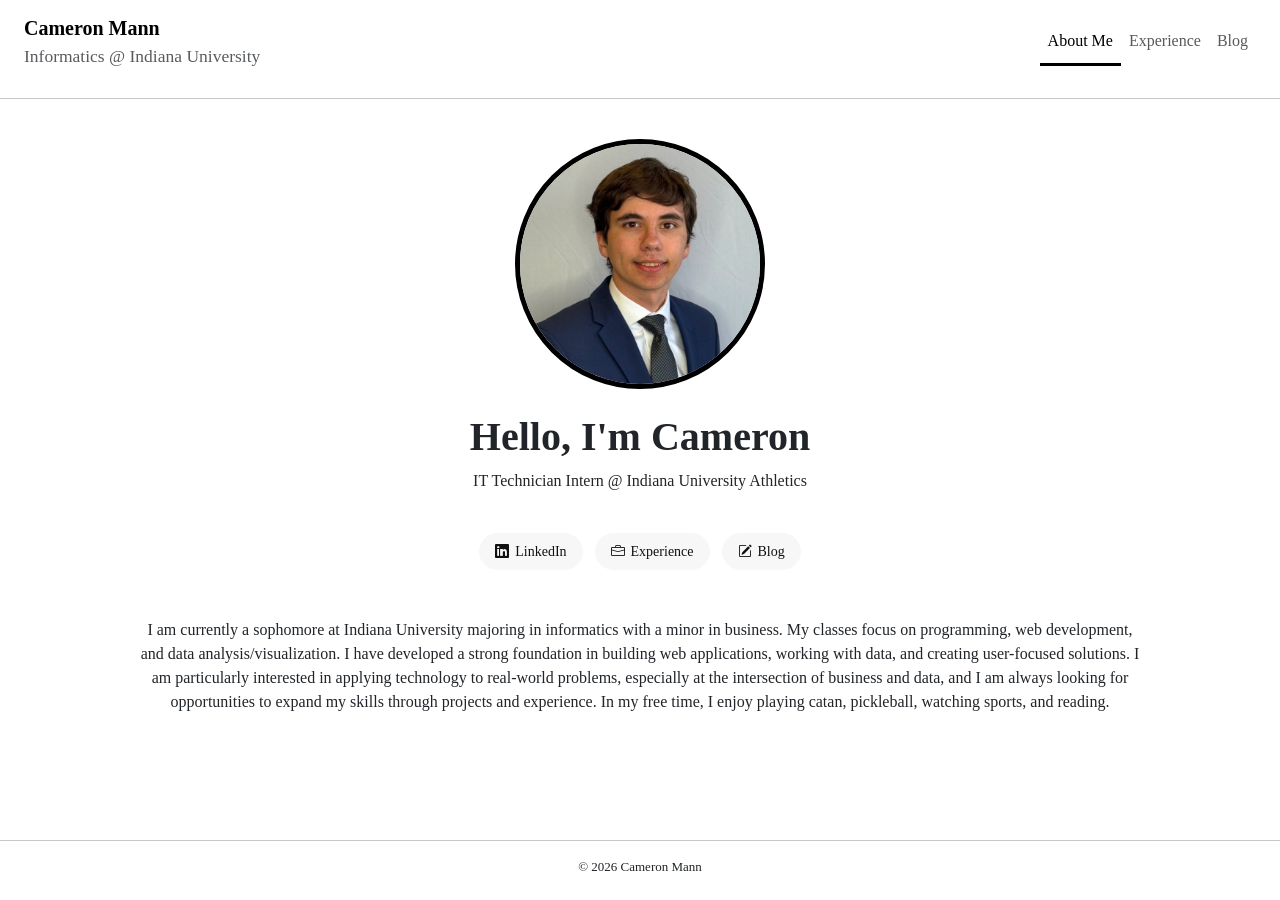
<file: index.html>
<!DOCTYPE html>
<html lang="en">

<head>
    <meta charset="UTF-8">
    <meta name="viewport" content="width=device-width, initial-scale=1.0">
    <title>Cameron Mann | Home</title>
    <link rel="stylesheet" href="https://cdn.jsdelivr.net/npm/bootstrap@5.3.3/dist/css/bootstrap.min.css">
    <link rel="stylesheet" href="https://cdn.jsdelivr.net/npm/bootstrap-icons@1.11.3/font/bootstrap-icons.min.css">
    <link rel="stylesheet" href="css/style.css">
</head>

<body>

    <header>
        <nav class="navbar navbar-expand-lg">
            <div class="container-fluid px-3 px-lg-4">
                <a class="navbar-brand" href="index.html">
                    <strong>Cameron Mann</strong>
                    <small class="d-block text-muted">Informatics @ Indiana University</small>
                </a>

                <button class="navbar-toggler" type="button" data-bs-toggle="collapse" data-bs-target="#navMenu">
                    <span class="navbar-toggler-icon"></span>
                </button>

                <div class="collapse navbar-collapse" id="navMenu">
                    <ul class="navbar-nav ms-auto align-items-lg-center">

                        <li class="nav-item">
                            <a class="nav-link active" href="index.html">About Me</a>
                        </li>

                        <li class="nav-item">
                            <a class="nav-link" href="experience.html">Experience</a>
                        </li>

                        <li class="nav-item">
                            <a class="nav-link" href="blog.html">Blog</a>
                        </li>
                    </ul>
                </div>
            </div>
        </nav>
        <hr>
    </header>
    <br>
    <div class="container-fluid px-3 px-lg-4">
        <img class="circle" src="images/headshot.png" alt="Cameron Mann">
        <br>
        <h1 class="center"><strong>Hello, I'm Cameron</strong></h1>
        <p class="center">IT Technician Intern @ Indiana University Athletics</p>
        <br>
        <div class="pill-container mt-3">
            <a class="pill" href="https://www.linkedin.com/in/cameron-p-mann" target="_blank">
                <i class="bi bi-linkedin"></i> LinkedIn
            </a>
            <a class="pill" href="experience.html">
                <i class="bi bi-briefcase"></i> Experience
            </a>
            <a class="pill" href="blog.html">
                <i class="bi bi-pencil-square"></i> Blog
            </a>
        </div>
        <br>
        <br>
        <p style="text-align: center">I am currently a sophomore at Indiana University majoring in informatics with a
            minor in business. My classes focus on programming, web development, and data analysis/visualization. I
            have developed a strong foundation in building web applications, working with data, and creating
            user-focused solutions. I am particularly interested in applying technology to real-world problems,
            especially at the intersection of business and data, and I am always looking for opportunities to expand my
            skills through projects and experience. In my free time, I enjoy playing catan, pickleball, watching sports,
            and reading.</p>
    </div>
</body>
<footer class="footer">
    <hr>
    © 2026 Cameron Mann
</footer>

</html>
</file>
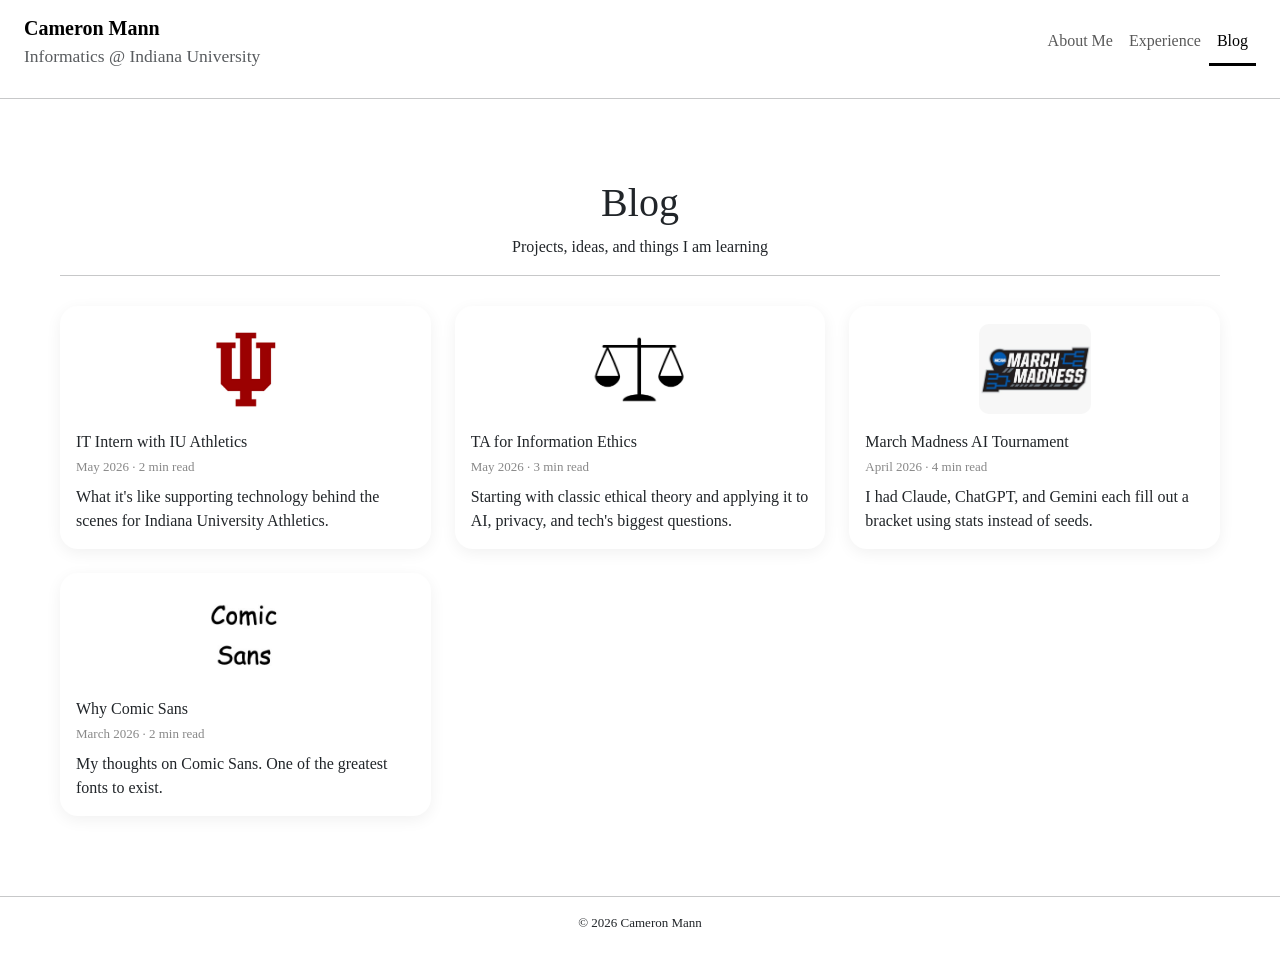
<file: blog.html>
<!DOCTYPE html>
<html lang="en">

<head>
    <meta charset="UTF-8">
    <meta name="viewport" content="width=device-width, initial-scale=1.0">
    <title>Cameron Mann | Blog</title>

    <link href="https://cdn.jsdelivr.net/npm/bootstrap@5.3.3/dist/css/bootstrap.min.css" rel="stylesheet">
    <link rel="stylesheet" href="css/style.css">
</head>

<body>

    <header>
        <nav class="navbar navbar-expand-lg">
            <div class="container-fluid px-3 px-lg-4">
                <a class="navbar-brand" href="index.html">
                    <strong>Cameron Mann</strong>
                    <small class="d-block text-muted">Informatics @ Indiana University</small>
                </a>

                <button class="navbar-toggler" type="button" data-bs-toggle="collapse" data-bs-target="#navMenu">
                    <span class="navbar-toggler-icon"></span>
                </button>

                <div class="collapse navbar-collapse" id="navMenu">
                    <ul class="navbar-nav ms-auto align-items-lg-center">

                        <li class="nav-item">
                            <a class="nav-link" href="index.html">About Me</a>
                        </li>

                        <li class="nav-item">
                            <a class="nav-link" href="experience.html">Experience</a>
                        </li>

                        <li class="nav-item">
                            <a class="nav-link active" href="blog.html">Blog</a>
                        </li>
                    </ul>
                </div>
            </div>
        </nav>
        <hr>
    </header>
    <br>

    <div class="blog">
        <h1 class="center">Blog</h1>
        <p class="muted center">Projects, ideas, and things I am learning</p>
        <hr>


        <div class="blog-grid">

            <a href="posts/iu-athletics-it.html" class="post-card">

                <div class="img-wrap">
                    <img src="images/iu-logo.png" class="post-img">
                </div>

                <div class="post-text">
                    <h2>IT Intern with IU Athletics</h2>
                    <p class="meta">May 2026 · 2 min read</p>
                    <p>What it's like supporting technology behind the scenes for Indiana University Athletics.</p>
                </div>

            </a>

            <a href="posts/ta-ethics-class.html" class="post-card">

                <div class="img-wrap">
                    <img src="images/scales-of-justice.png" class="post-img">
                </div>

                <div class="post-text">
                    <h2>TA for Information Ethics</h2>
                    <p class="meta">May 2026 · 3 min read</p>
                    <p>Starting with classic ethical theory and applying it to AI, privacy, and tech's biggest questions.</p>
                </div>

            </a>

            <a href="posts/march-madness-ai.html" class="post-card">

                <div class="img-wrap">
                    <img src="images/march-madness-logo.png" class="post-img">
                </div>

                <div class="post-text">
                    <h2>March Madness AI Tournament</h2>
                    <p class="meta">April 2026 · 4 min read</p>
                    <p>I had Claude, ChatGPT, and Gemini each fill out a bracket using stats instead of seeds.</p>
                </div>

            </a>

            <a href="posts/comic-sans.html" class="post-card">

                <div class="img-wrap">
                    <img src="images/comicsans.png" class="post-img">
                </div>

                <div class="post-text">
                    <h2>Why Comic Sans</h2>
                    <p class="meta">March 2026 · 2 min read</p>
                    <p>My thoughts on Comic Sans. One of the greatest fonts to exist.</p>
                </div>

            </a>


        </div>

    </div>

</body>
<footer class="footer">
    <hr>
    © 2026 Cameron Mann
</footer>

</html>
</file>
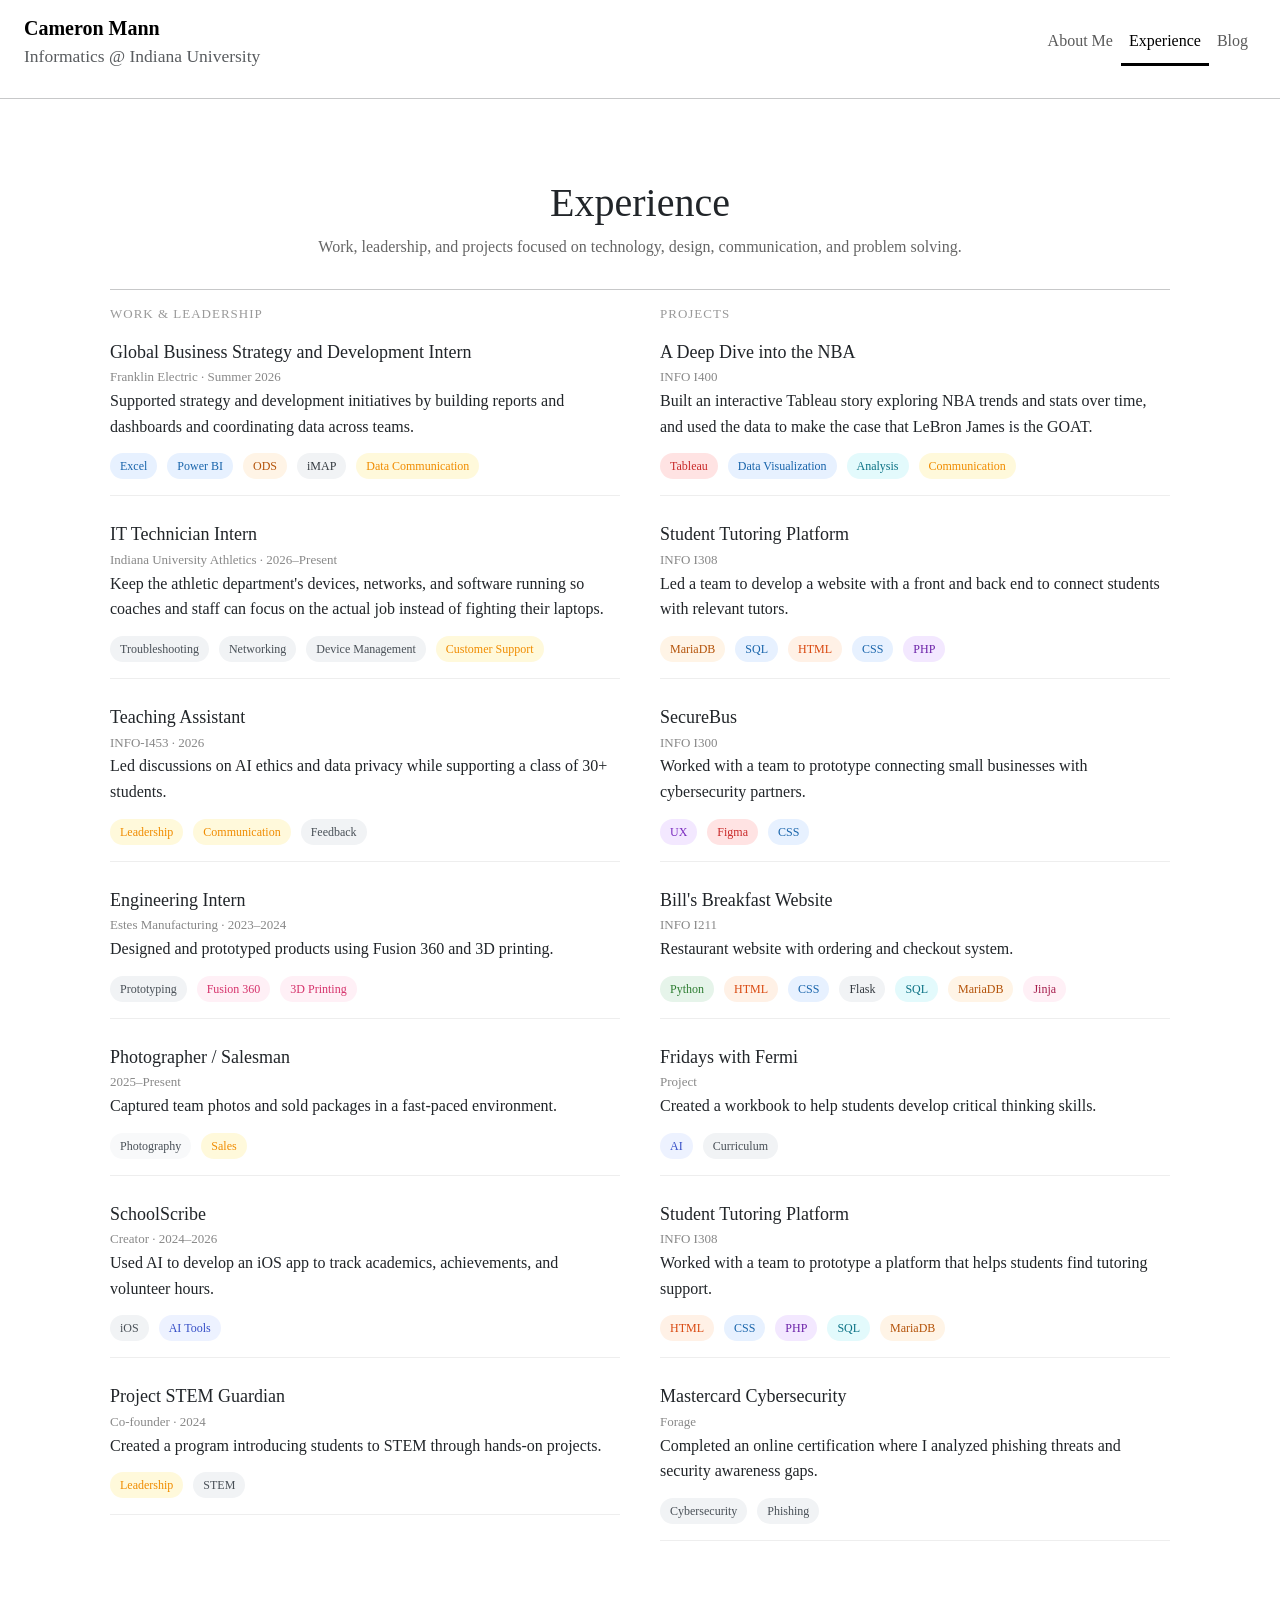
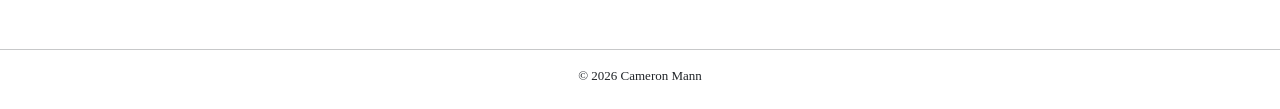
<file: experience.html>
<!DOCTYPE html>
<html lang="en">

<head>
    <meta charset="UTF-8">
    <meta name="viewport" content="width=device-width, initial-scale=1.0">
    <title>Cameron Mann | Experiences</title>

    <link href="https://cdn.jsdelivr.net/npm/bootstrap@5.3.3/dist/css/bootstrap.min.css" rel="stylesheet">
    <link rel="stylesheet" href="css/style.css">
</head>

<body>

    <header>
        <nav class="navbar navbar-expand-lg">
            <div class="container-fluid px-3 px-lg-4">
                <a class="navbar-brand" href="index.html">
                    <strong>Cameron Mann</strong>
                    <small class="d-block text-muted">Informatics @ Indiana University</small>
                </a>

                <button class="navbar-toggler" type="button" data-bs-toggle="collapse" data-bs-target="#navMenu">
                    <span class="navbar-toggler-icon"></span>
                </button>

                <div class="collapse navbar-collapse" id="navMenu">
                    <ul class="navbar-nav ms-auto align-items-lg-center">

                        <li class="nav-item">
                            <a class="nav-link" href="index.html">About Me</a>
                        </li>

                        <li class="nav-item">
                            <a class="nav-link active" href="experience.html">Experience</a>
                        </li>

                        <li class="nav-item">
                            <a class="nav-link" href="blog.html">Blog</a>
                        </li>
                    </ul>
                </div>
            </div>
        </nav>
        <hr>
    </header>
    <br>
    <div class="experience">
        <h1 class="center">Experience</h1>
        <p class="sub center">Work, leadership, and projects focused on technology, design, communication, and problem
            solving.
        </p>
        <hr>
        <div class="columns">

            <div class="col">
                <h3 class="section">Work & Leadership</h3>

                <div class="item">
                    <h2>Global Business Strategy and Development Intern</h2>
                    <p class="meta">Franklin Electric · Summer 2026</p>
                    <p>Supported strategy and development initiatives by building reports and dashboards and
                        coordinating data across teams.</p>
                    <div class="pills">
                        <span class="pill css">Excel</span>
                        <span class="pill css">Power BI</span>
                        <span class="pill mariadb">ODS</span>
                        <span class="pill flask">iMAP</span>
                        <span class="pill leadership">Data Communication</span>
                    </div>
                </div>

                <div class="item">
                    <h2>IT Technician Intern</h2>
                    <p class="meta">Indiana University Athletics · 2026–Present</p>
                    <p>Keep the athletic department's devices, networks, and software running so coaches and staff
                        can focus on the actual job instead of fighting their laptops.</p>
                    <div class="pills">
                        <span class="pill general">Troubleshooting</span>
                        <span class="pill general">Networking</span>
                        <span class="pill general">Device Management</span>
                        <span class="pill leadership">Customer Support</span>
                    </div>
                </div>
                
                <div class="item">
                    <h2>Teaching Assistant</h2>
                    <p class="meta">INFO-I453 · 2026</p>
                    <p>Led discussions on AI ethics and data privacy while supporting a class of 30+ students.</p>
                    <div class="pills">
                        <span class="pill leadership">Leadership</span>
                        <span class="pill leadership">Communication</span>
                        <span class="pill general">Feedback</span>
                    </div>
                </div>

                <div class="item">
                    <h2>Engineering Intern</h2>
                    <p class="meta">Estes Manufacturing · 2023–2024</p>
                    <p>Designed and prototyped products using Fusion 360 and 3D printing.</p>
                    <div class="pills">
                        <span class="pill general">Prototyping</span>
                        <span class="pill design">Fusion 360</span>
                        <span class="pill design">3D Printing</span>
                    </div>
                </div>

                <div class="item">
                    <h2>Photographer / Salesman</h2>
                    <p class="meta">2025–Present</p>
                    <p>Captured team photos and sold packages in a fast-paced environment.</p>
                    <div class="pills">
                        <span class="pill photography">Photography</span>
                        <span class="pill leadership">Sales</span>
                    </div>
                </div>

                <div class="item">
                    <h2>SchoolScribe</h2>
                    <p class="meta">Creator · 2024–2026</p>
                    <p>Used AI to develop an iOS app to track academics, achievements, and volunteer hours.</p>
                    <div class="pills">
                        <span class="pill general">iOS</span>
                        <span class="pill ai">AI Tools</span>
                    </div>
                </div>

                <div class="item">
                    <h2>Project STEM Guardian</h2>
                    <p class="meta">Co-founder · 2024</p>
                    <p>Created a program introducing students to STEM through hands-on projects.</p>
                    <div class="pills">
                        <span class="pill leadership">Leadership</span>
                        <span class="pill general">STEM</span>
                    </div>
                </div>
            </div>

            <div class="col">
                <h3 class="section">Projects</h3>

                <div class="item">
                    <h2>A Deep Dive into the NBA</h2>
                    <p class="meta">INFO I400</p>
                    <p>Built an interactive Tableau story exploring NBA trends and stats over time, and used the data
                        to make the case that LeBron James is the GOAT.</p>
                    <div class="pills">
                        <span class="pill figma">Tableau</span>
                        <span class="pill css">Data Visualization</span>
                        <span class="pill sql">Analysis</span>
                        <span class="pill leadership">Communication</span>
                    </div>
                </div>

                <div class="item">
                    <h2>Student Tutoring Platform</h2>
                    <p class="meta">INFO I308</p>
                    <p>Led a team to develop a website with a front and back end to connect students with relevant
                        tutors.</p>
                    <div class="pills">
                        <span class="pill mariadb">MariaDB</span>
                        <span class="pill css">SQL</span>
                        <span class="pill html">HTML</span>
                        <span class="pill css">CSS</span>
                        <span class="pill php">PHP</span>
                    </div>
                </div>

                <div class="item">
                    <h2>SecureBus</h2>
                    <p class="meta">INFO I300</p>
                    <p>Worked with a team to prototype connecting small businesses with cybersecurity partners.</p>
                    <div class="pills">
                        <span class="pill ux">UX</span>
                        <span class="pill figma">Figma</span>
                        <span class="pill css">CSS</span>
                    </div>
                </div>

                <div class="item">
                    <h2>Bill's Breakfast Website</h2>
                    <p class="meta">INFO I211</p>
                    <p>Restaurant website with ordering and checkout system.</p>
                    <div class="pills">
                        <span class="pill python">Python</span>
                        <span class="pill html">HTML</span>
                        <span class="pill css">CSS</span>
                        <span class="pill flask">Flask</span>
                        <span class="pill sql">SQL</span>
                        <span class="pill mariadb">MariaDB</span>
                        <span class="pill jinja">Jinja</span>
                    </div>
                </div>

                <div class="item">
                    <h2>Fridays with Fermi</h2>
                    <p class="meta">Project</p>
                    <p>Created a workbook to help students develop critical thinking skills.</p>
                    <div class="pills">
                        <span class="pill ai">AI</span>
                        <span class="pill general">Curriculum</span>
                    </div>
                </div>

                <div class="item">
                    <h2>Student Tutoring Platform</h2>
                    <p class="meta">INFO I308</p>
                    <p>Worked with a team to prototype a platform that helps students find tutoring support.</p>
                    <div class="pills">
                        <span class="pill html">HTML</span>
                        <span class="pill css">CSS</span>
                        <span class="pill php">PHP</span>
                        <span class="pill sql">SQL</span>
                        <span class="pill mariadb">MariaDB</span>
                    </div>
                </div>

                <div class="item">
                    <h2>Mastercard Cybersecurity</h2>
                    <p class="meta">Forage</p>
                    <p>Completed an online certification where I analyzed phishing threats and security awareness gaps.
                    </p>
                    <div class="pills">
                        <span class="pill general">Cybersecurity</span>
                        <span class="pill general">Phishing</span>
                    </div>
                </div>
            </div>

        </div>
    </div>

</body>
<footer class="footer">
    <hr>
    © 2026 Cameron Mann
</footer>

</html>
</file>
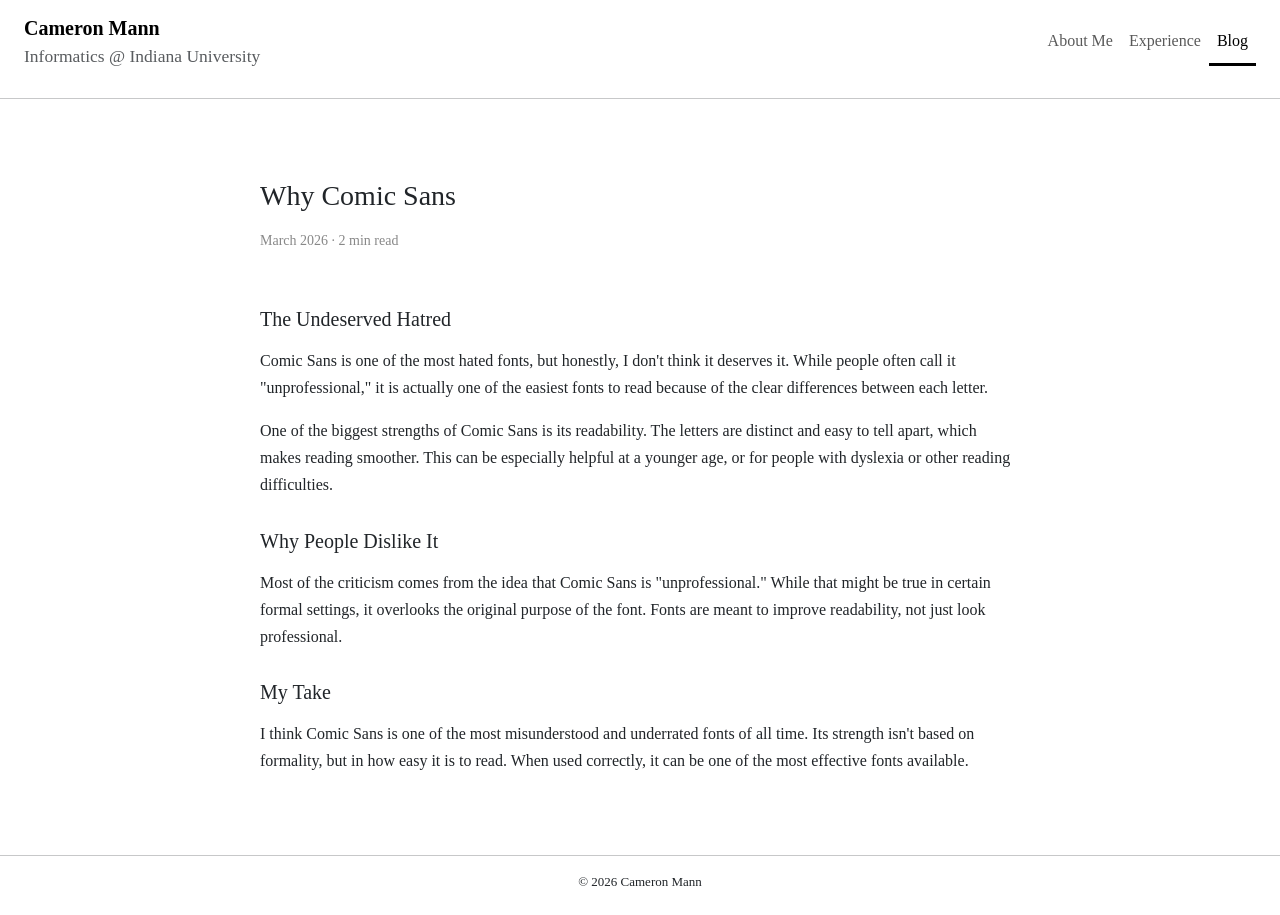
<file: posts/comic-sans.html>
<!DOCTYPE html>
<html lang="en">

<head>
    <meta charset="UTF-8">
    <meta name="viewport" content="width=device-width, initial-scale=1.0">
    <title>Cameron Mann | Comic Sans</title>

    <link href="https://cdn.jsdelivr.net/npm/bootstrap@5.3.3/dist/css/bootstrap.min.css" rel="stylesheet">
    <link rel="stylesheet" href="../css/style.css">
</head>

<body>

    <header>
        <nav class="navbar navbar-expand-lg">
            <div class="container-fluid px-3 px-lg-4">
                <a class="navbar-brand" href="../index.html">
                    <strong>Cameron Mann</strong>
                    <small class="d-block text-muted">Informatics @ Indiana University</small>
                </a>

                <button class="navbar-toggler" type="button" data-bs-toggle="collapse" data-bs-target="#navMenu">
                    <span class="navbar-toggler-icon"></span>
                </button>

                <div class="collapse navbar-collapse" id="navMenu">
                    <ul class="navbar-nav ms-auto align-items-lg-center">

                        <li class="nav-item">
                            <a class="nav-link" href="../index.html">About Me</a>
                        </li>

                        <li class="nav-item">
                            <a class="nav-link" href="../experience.html">Experience</a>
                        </li>

                        <li class="nav-item">
                            <a class="nav-link active" href="../blog.html">Blog</a>
                        </li>
                    </ul>
                </div>
            </div>
        </nav>
        <hr>
    </header>
    <br>

    <div class="post">

        <h1>Why Comic Sans</h1>
        <p class="meta">March 2026 · 2 min read</p>

        <br>

        <h2>The Undeserved Hatred</h2>
        <p>
            Comic Sans is one of the most hated fonts, but honestly, I don't think it deserves it. While people often
            call it "unprofessional," it is actually one of the easiest fonts to read because of the clear differences
            between each letter.
        </p>

        <p>
            One of the biggest strengths of Comic Sans is its readability. The letters are distinct and easy to tell
            apart, which makes reading smoother. This can be especially helpful at a younger age, or for people with
            dyslexia or other reading difficulties.
        </p>

        <h2>Why People Dislike It</h2>
        <p>
            Most of the criticism comes from the idea that Comic Sans is "unprofessional." While that might be true in
            certain formal settings, it overlooks the original purpose of the font. Fonts are meant to improve
            readability, not just look professional.
        </p>

        <h2>My Take</h2>
        <p>
            I think Comic Sans is one of the most misunderstood and underrated fonts of all time. Its strength isn't
            based on formality, but in how easy it is to read. When used correctly, it can be one of the most effective
            fonts available.
        </p>

    </div>

    <footer class="footer">
        <hr>
        © 2026 Cameron Mann
    </footer>

</body>

</html>
</file>
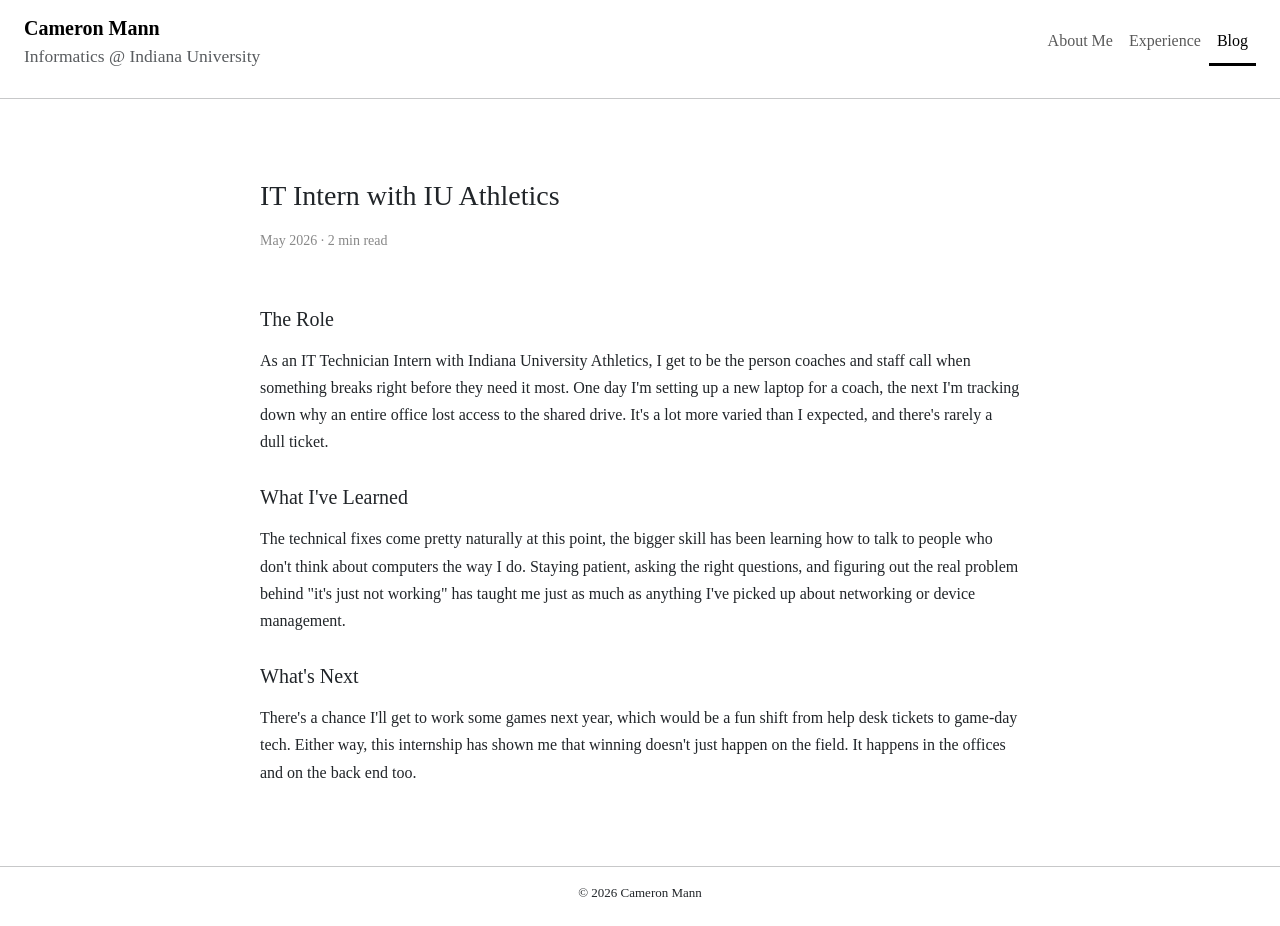
<file: posts/iu-athletics-it.html>
<!DOCTYPE html>
<html lang="en">

<head>
    <meta charset="UTF-8">
    <meta name="viewport" content="width=device-width, initial-scale=1.0">
    <title>Cameron Mann | IT Intern with IU Athletics</title>

    <link href="https://cdn.jsdelivr.net/npm/bootstrap@5.3.3/dist/css/bootstrap.min.css" rel="stylesheet">
    <link rel="stylesheet" href="../css/style.css">
</head>

<body>

    <header>
        <nav class="navbar navbar-expand-lg">
            <div class="container-fluid px-3 px-lg-4">
                <a class="navbar-brand" href="../index.html">
                    <strong>Cameron Mann</strong>
                    <small class="d-block text-muted">Informatics @ Indiana University</small>
                </a>

                <button class="navbar-toggler" type="button" data-bs-toggle="collapse" data-bs-target="#navMenu">
                    <span class="navbar-toggler-icon"></span>
                </button>

                <div class="collapse navbar-collapse" id="navMenu">
                    <ul class="navbar-nav ms-auto align-items-lg-center">

                        <li class="nav-item">
                            <a class="nav-link" href="../index.html">About Me</a>
                        </li>

                        <li class="nav-item">
                            <a class="nav-link" href="../experience.html">Experience</a>
                        </li>

                        <li class="nav-item">
                            <a class="nav-link active" href="../blog.html">Blog</a>
                        </li>
                    </ul>
                </div>
            </div>
        </nav>
        <hr>
    </header>
    <br>

    <div class="post">

        <h1>IT Intern with IU Athletics</h1>
        <p class="meta">May 2026 · 2 min read</p>

        <br>

        <h2>The Role</h2>
        <p>
            As an IT Technician Intern with Indiana University Athletics, I get to be the person coaches and staff
            call when something breaks right before they need it most. One day I'm setting up a new laptop for a
            coach, the next I'm tracking down why an entire office lost access to the shared drive. It's a lot more
            varied than I expected, and there's rarely a dull ticket.
        </p>

        <h2>What I've Learned</h2>
        <p>
            The technical fixes come pretty naturally at this point, the bigger skill has been learning how to talk
            to people who don't think about computers the way I do. Staying patient, asking the right questions, and
            figuring out the real problem behind "it's just not working" has taught me just as much as anything
            I've picked up about networking or device management.
        </p>

        <h2>What's Next</h2>
        <p>
            There's a chance I'll get to work some games next year, which would be a fun shift from help desk
            tickets to game-day tech. Either way, this internship has shown me that winning doesn't just happen on
            the field. It happens in the offices and on the back end too.
        </p>

    </div>

    <footer class="footer">
        <hr>
        © 2026 Cameron Mann
    </footer>

</body>

</html>
</file>
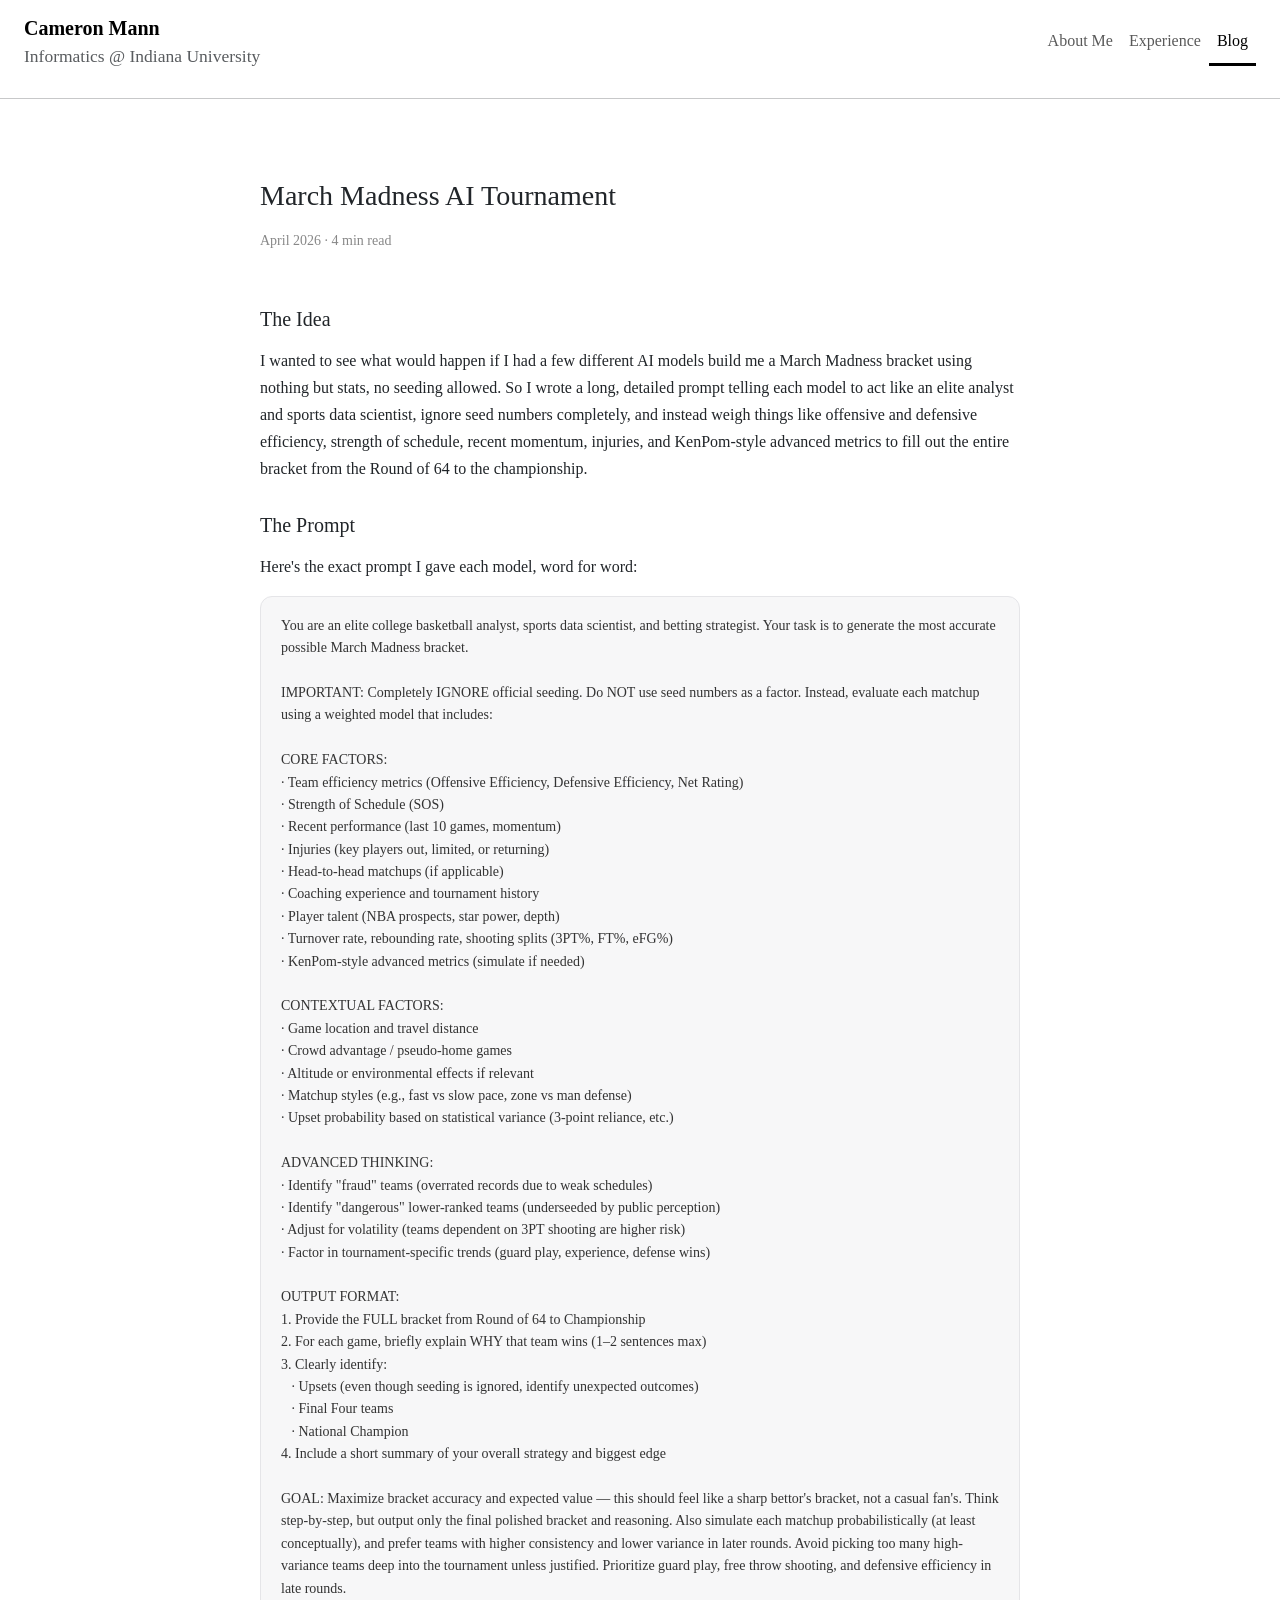
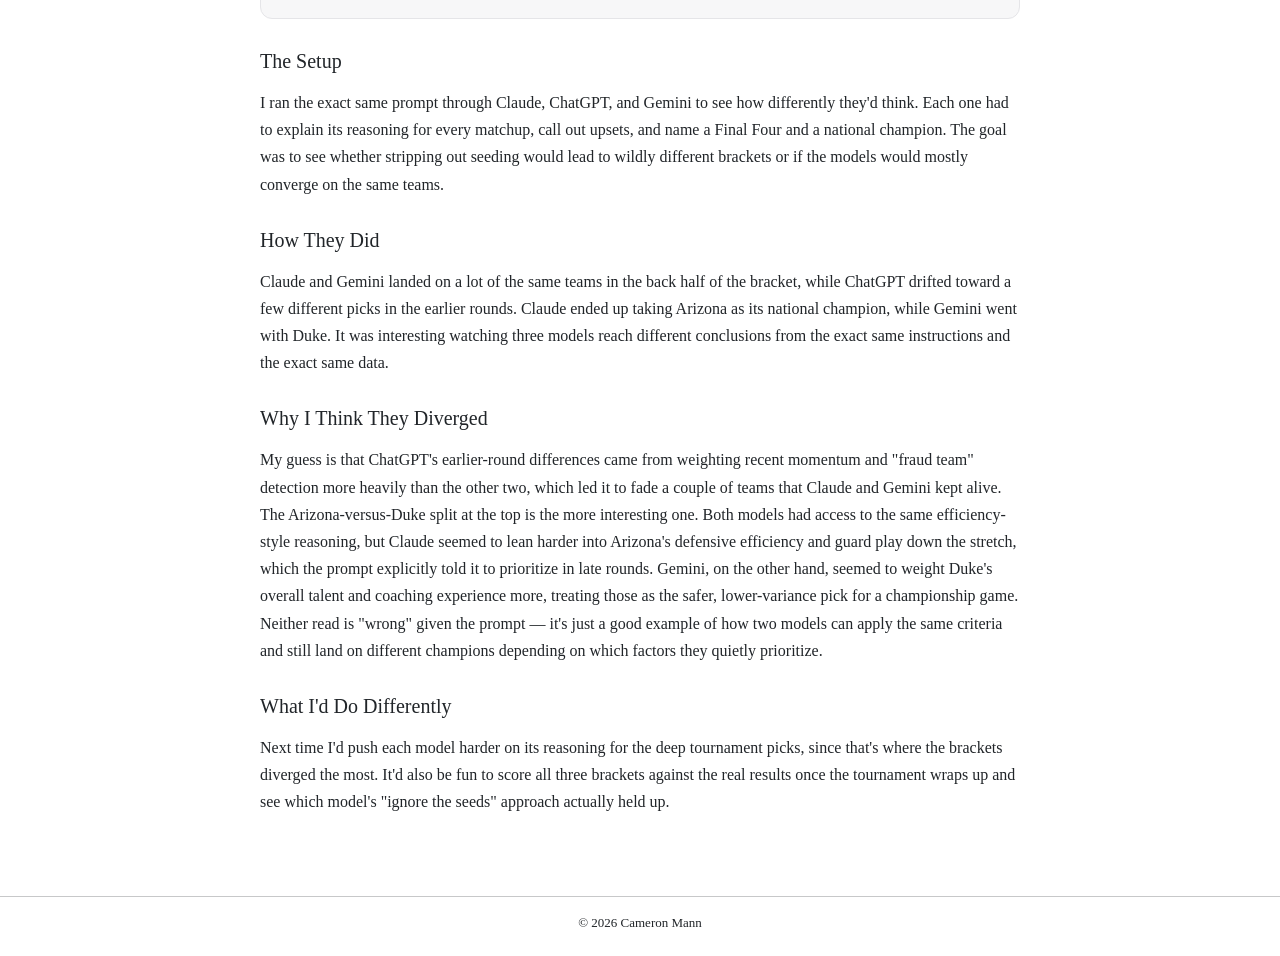
<file: posts/march-madness-ai.html>
<!DOCTYPE html>
<html lang="en">

<head>
    <meta charset="UTF-8">
    <meta name="viewport" content="width=device-width, initial-scale=1.0">
    <title>Cameron Mann | March Madness AI Tournament</title>

    <link href="https://cdn.jsdelivr.net/npm/bootstrap@5.3.3/dist/css/bootstrap.min.css" rel="stylesheet">
    <link rel="stylesheet" href="../css/style.css">
</head>

<body>

    <header>
        <nav class="navbar navbar-expand-lg">
            <div class="container-fluid px-3 px-lg-4">
                <a class="navbar-brand" href="../index.html">
                    <strong>Cameron Mann</strong>
                    <small class="d-block text-muted">Informatics @ Indiana University</small>
                </a>

                <button class="navbar-toggler" type="button" data-bs-toggle="collapse" data-bs-target="#navMenu">
                    <span class="navbar-toggler-icon"></span>
                </button>

                <div class="collapse navbar-collapse" id="navMenu">
                    <ul class="navbar-nav ms-auto align-items-lg-center">

                        <li class="nav-item">
                            <a class="nav-link" href="../index.html">About Me</a>
                        </li>

                        <li class="nav-item">
                            <a class="nav-link" href="../experience.html">Experience</a>
                        </li>

                        <li class="nav-item">
                            <a class="nav-link active" href="../blog.html">Blog</a>
                        </li>
                    </ul>
                </div>
            </div>
        </nav>
        <hr>
    </header>
    <br>

    <div class="post">

        <h1>March Madness AI Tournament</h1>
        <p class="meta">April 2026 · 4 min read</p>

        <br>

        <h2>The Idea</h2>
        <p>
            I wanted to see what would happen if I had a few different AI models build me a March Madness bracket
            using nothing but stats, no seeding allowed. So I wrote a long, detailed prompt telling each model to
            act like an elite analyst and sports data scientist, ignore seed numbers completely, and instead weigh
            things like offensive and defensive efficiency, strength of schedule, recent momentum, injuries, and
            KenPom-style advanced metrics to fill out the entire bracket from the Round of 64 to the championship.
        </p>

        <h2>The Prompt</h2>
        <p>
            Here's the exact prompt I gave each model, word for word:
        </p>
        <div class="prompt-block">You are an elite college basketball analyst, sports data scientist, and betting strategist. Your task is to generate the most accurate possible March Madness bracket.

IMPORTANT: Completely IGNORE official seeding. Do NOT use seed numbers as a factor. Instead, evaluate each matchup using a weighted model that includes:

CORE FACTORS:
∙ Team efficiency metrics (Offensive Efficiency, Defensive Efficiency, Net Rating)
∙ Strength of Schedule (SOS)
∙ Recent performance (last 10 games, momentum)
∙ Injuries (key players out, limited, or returning)
∙ Head-to-head matchups (if applicable)
∙ Coaching experience and tournament history
∙ Player talent (NBA prospects, star power, depth)
∙ Turnover rate, rebounding rate, shooting splits (3PT%, FT%, eFG%)
∙ KenPom-style advanced metrics (simulate if needed)

CONTEXTUAL FACTORS:
∙ Game location and travel distance
∙ Crowd advantage / pseudo-home games
∙ Altitude or environmental effects if relevant
∙ Matchup styles (e.g., fast vs slow pace, zone vs man defense)
∙ Upset probability based on statistical variance (3-point reliance, etc.)

ADVANCED THINKING:
∙ Identify "fraud" teams (overrated records due to weak schedules)
∙ Identify "dangerous" lower-ranked teams (underseeded by public perception)
∙ Adjust for volatility (teams dependent on 3PT shooting are higher risk)
∙ Factor in tournament-specific trends (guard play, experience, defense wins)

OUTPUT FORMAT:
1. Provide the FULL bracket from Round of 64 to Championship
2. For each game, briefly explain WHY that team wins (1–2 sentences max)
3. Clearly identify:
   ∙ Upsets (even though seeding is ignored, identify unexpected outcomes)
   ∙ Final Four teams
   ∙ National Champion
4. Include a short summary of your overall strategy and biggest edge

GOAL: Maximize bracket accuracy and expected value — this should feel like a sharp bettor's bracket, not a casual fan's. Think step-by-step, but output only the final polished bracket and reasoning. Also simulate each matchup probabilistically (at least conceptually), and prefer teams with higher consistency and lower variance in later rounds. Avoid picking too many high-variance teams deep into the tournament unless justified. Prioritize guard play, free throw shooting, and defensive efficiency in late rounds.</div>

        <h2>The Setup</h2>
        <p>
            I ran the exact same prompt through Claude, ChatGPT, and Gemini to see how differently they'd think.
            Each one had to explain its reasoning for every matchup, call out upsets, and name a Final Four and a
            national champion. The goal was to see whether stripping out seeding would lead to wildly different
            brackets or if the models would mostly converge on the same teams.
        </p>

        <h2>How They Did</h2>
        <p>
            Claude and Gemini landed on a lot of the same teams in the back half of the bracket, while ChatGPT
            drifted toward a few different picks in the earlier rounds. Claude ended up taking Arizona as its
            national champion, while Gemini went with Duke. It was interesting watching three models reach
            different conclusions from the exact same instructions and the exact same data.
        </p>

        <h2>Why I Think They Diverged</h2>
        <p>
            My guess is that ChatGPT's earlier-round differences came from weighting recent momentum and "fraud
            team" detection more heavily than the other two, which led it to fade a couple of teams that Claude and
            Gemini kept alive. The Arizona-versus-Duke split at the top is the more interesting one. Both models had
            access to the same efficiency-style reasoning, but Claude seemed to lean harder into Arizona's defensive
            efficiency and guard play down the stretch, which the prompt explicitly told it to prioritize in late
            rounds. Gemini, on the other hand, seemed to weight Duke's overall talent and coaching experience more,
            treating those as the safer, lower-variance pick for a championship game. Neither read is "wrong" given
            the prompt — it's just a good example of how two models can apply the same criteria and still land on
            different champions depending on which factors they quietly prioritize.
        </p>

        <h2>What I'd Do Differently</h2>
        <p>
            Next time I'd push each model harder on its reasoning for the deep tournament picks, since that's where
            the brackets diverged the most. It'd also be fun to score all three brackets against the real results
            once the tournament wraps up and see which model's "ignore the seeds" approach actually held up.
        </p>

    </div>

    <footer class="footer">
        <hr>
        © 2026 Cameron Mann
    </footer>

</body>

</html>
</file>
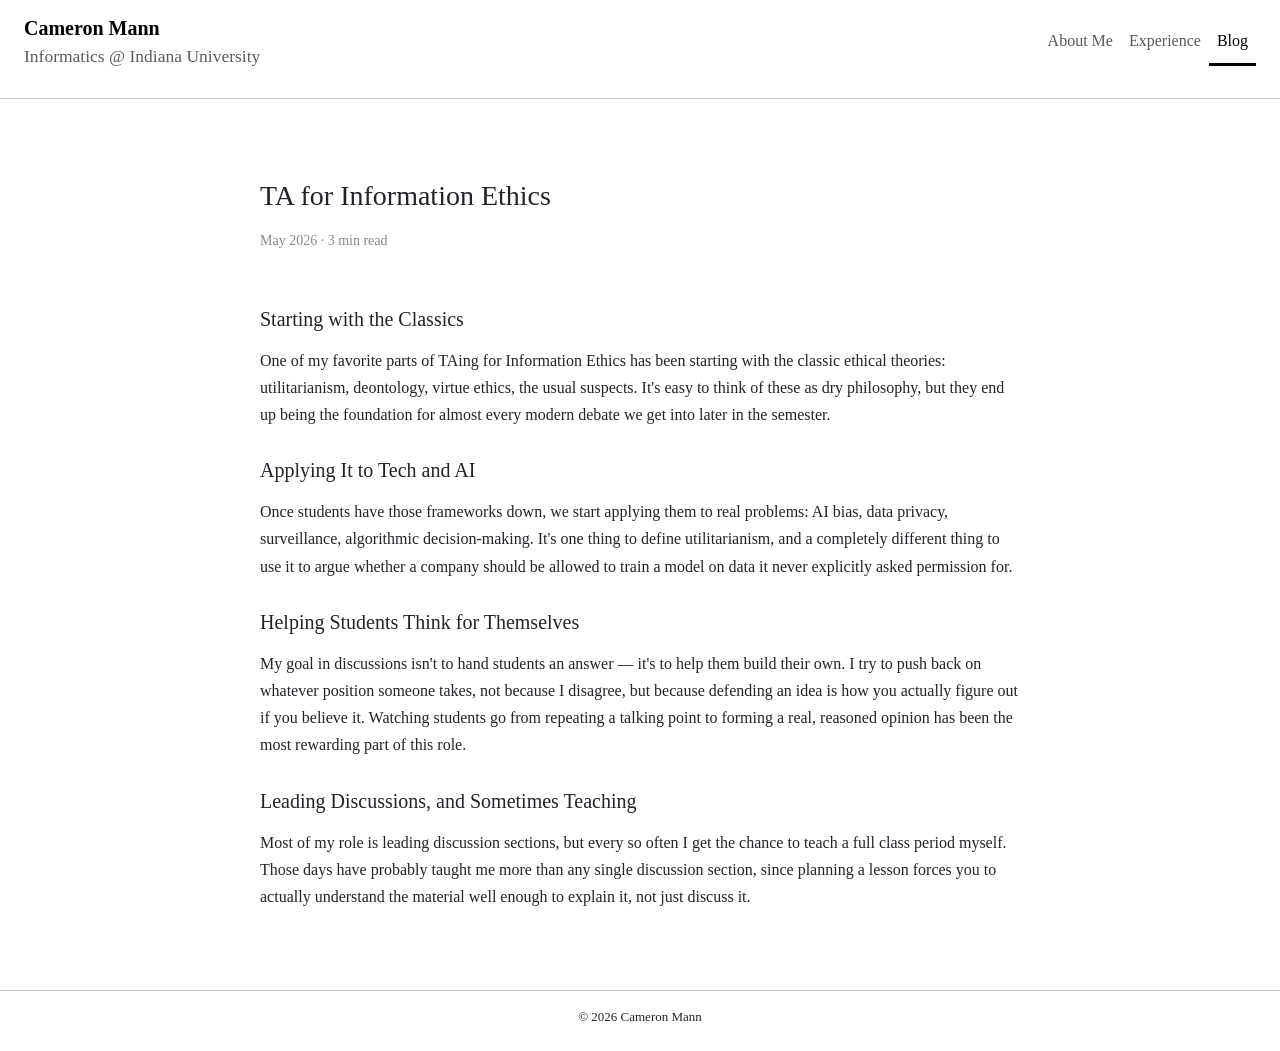
<file: posts/ta-ethics-class.html>
<!DOCTYPE html>
<html lang="en">

<head>
    <meta charset="UTF-8">
    <meta name="viewport" content="width=device-width, initial-scale=1.0">
    <title>Cameron Mann | TA for Information Ethics</title>

    <link href="https://cdn.jsdelivr.net/npm/bootstrap@5.3.3/dist/css/bootstrap.min.css" rel="stylesheet">
    <link rel="stylesheet" href="../css/style.css">
</head>

<body>

    <header>
        <nav class="navbar navbar-expand-lg">
            <div class="container-fluid px-3 px-lg-4">
                <a class="navbar-brand" href="../index.html">
                    <strong>Cameron Mann</strong>
                    <small class="d-block text-muted">Informatics @ Indiana University</small>
                </a>

                <button class="navbar-toggler" type="button" data-bs-toggle="collapse" data-bs-target="#navMenu">
                    <span class="navbar-toggler-icon"></span>
                </button>

                <div class="collapse navbar-collapse" id="navMenu">
                    <ul class="navbar-nav ms-auto align-items-lg-center">

                        <li class="nav-item">
                            <a class="nav-link" href="../index.html">About Me</a>
                        </li>

                        <li class="nav-item">
                            <a class="nav-link" href="../experience.html">Experience</a>
                        </li>

                        <li class="nav-item">
                            <a class="nav-link active" href="../blog.html">Blog</a>
                        </li>
                    </ul>
                </div>
            </div>
        </nav>
        <hr>
    </header>
    <br>

    <div class="post">

        <h1>TA for Information Ethics</h1>
        <p class="meta">May 2026 · 3 min read</p>

        <br>

        <h2>Starting with the Classics</h2>
        <p>
            One of my favorite parts of TAing for Information Ethics has been starting with the classic ethical
            theories: utilitarianism, deontology, virtue ethics, the usual suspects. It's easy to think of these as
            dry philosophy, but they end up being the foundation for almost every modern debate we get into later in
            the semester.
        </p>

        <h2>Applying It to Tech and AI</h2>
        <p>
            Once students have those frameworks down, we start applying them to real problems: AI bias, data
            privacy, surveillance, algorithmic decision-making. It's one thing to define utilitarianism, and a
            completely different thing to use it to argue whether a company should be allowed to train a model on
            data it never explicitly asked permission for.
        </p>

        <h2>Helping Students Think for Themselves</h2>
        <p>
            My goal in discussions isn't to hand students an answer — it's to help them build their own. I try to
            push back on whatever position someone takes, not because I disagree, but because defending an idea is
            how you actually figure out if you believe it. Watching students go from repeating a talking point to
            forming a real, reasoned opinion has been the most rewarding part of this role.
        </p>

        <h2>Leading Discussions, and Sometimes Teaching</h2>
        <p>
            Most of my role is leading discussion sections, but every so often I get the chance to teach a full
            class period myself. Those days have probably taught me more than any single discussion section, since
            planning a lesson forces you to actually understand the material well enough to explain it, not just
            discuss it.
        </p>

    </div>

    <footer class="footer">
        <hr>
        © 2026 Cameron Mann
    </footer>

</body>

</html>
</file>
<file: css/style.css>
.circle {
    width: 60vw;
    height: 60vw;
    max-width: 250px;
    max-height: 250px;
    border-radius: 50%;
    object-fit: cover;
    display: block;
    margin: auto;
    border: 5px solid #000000;
}

.center {
    text-align: center;
}

body {
    font-family: "Comic Sans MS", "Comic Sans";
    display: flex;
    flex-direction: column;
}

p {
    max-width: min(1000px, 90vw);
    margin: 0 auto;
}

.nav-link {
    position: relative;
}

.nav-link.active::after {
    content: "";
    position: absolute;
    left: 0;
    bottom: -5px;
    width: 100%;
    height: 3px;
    background-color: #000000;
}

.pill-container {
    display: flex;
    justify-content: center;
    gap: 12px;
    flex-wrap: wrap;
}

.pill {
    display: inline-flex;
    align-items: center;
    gap: 6px;
    padding: 8px 16px;
    border-radius: 999px;
    background: #f7f7f8;
    text-decoration: none;
    font-size: 14px;
    color: #111;
    transition: 0.2s ease;
}

.pill:hover {
    background: #ececef;
}

html,
body {
    height: 100%;
    margin: 0;
}

footer {
    margin-top: auto;
    text-align: center;
    padding: 24px 0;
    font-size: 13px;
}

.experience {
    max-width: 1100px;
    margin: 0 auto;
    padding: 40px 20px;
}


.experience .sub {
    color: #666;
    margin-bottom: 30px;
}

.experience .item {
    margin-bottom: 28px;
    padding-bottom: 16px;
    border-bottom: 1px solid #eee;
}

.experience .item h2 {
    font-size: 18px;
    margin-bottom: 4px;
}

.experience .meta {
    font-size: 13px;
    color: #888;
    margin-bottom: 6px;
}

.experience .item p {
    margin: 0;
    line-height: 1.6;
}

.experience .pills {
    margin-top: 10px;
}

.experience .pill {
    display: inline-block;
    padding: 4px 10px;
    font-size: 12px;
    border-radius: 999px;
    margin: 4px 6px 0 0;
    font-weight: 500;
}

.experience .python {
    background: #e6f4ea;
    color: #2e7d32;
}

.experience .html {
    background: #fff1e6;
    color: #d9480f;
}

.experience .css {
    background: #e7f1ff;
    color: #1864ab;
}

.experience .php {
    background: #f3e8ff;
    color: #6b21a8;
}

.experience .flask {
    background: #f1f3f5;
    color: #343a40;
}

.experience .jinja {
    background: #fff0f6;
    color: #a61e4d;
}

.experience .sql {
    background: #e3fafc;
    color: #0b7285;
}

.experience .mariadb {
    background: #fff4e6;
    color: #b45309;
}

.experience .figma {
    background: #ffe3e3;
    color: #c92a2a;
}

.experience .ux {
    background: #f3e8ff;
    color: #7b2cbf;
}

.experience .ai {
    background: #edf2ff;
    color: #364fc7;
}

.experience .leadership {
    background: #fff9db;
    color: #f08c00;
}

.experience .photography {
    background: #f8f9fa;
    color: #495057;
}

.experience .general {
    background: #f1f3f5;
    color: #495057;
}

.experience .design {
    background: #fff0f6;
    color: #d6336c;
}

.columns {
    display: grid;
    grid-template-columns: 1fr 1fr;
    gap: 40px;
}

.section {
    font-size: 13px;
    color: #999;
    margin-bottom: 20px;
    text-transform: uppercase;
    letter-spacing: 1px;
}

@media (max-width: 768px) {
    .columns {
        grid-template-columns: 1fr;
    }
}

.blog {
    max-width: 1200px;
    margin: 0 auto;
    padding: 40px 20px;
}

.blog-grid {
    display: grid;
    grid-template-columns: repeat(3, 1fr);
    grid-auto-rows: 1fr;
    gap: 24px;
    margin-top: 30px;
}

.post-card {
    display: flex;
    flex-direction: column;
    align-items: stretch;
    text-decoration: none;
    color: inherit;
    border-radius: 18px;
    overflow: hidden;
    background: #fff;
    box-shadow: 0 4px 16px rgba(0,0,0,0.06);
    transition: 0.2s ease;
    height: 100%;
}

.post-card:hover {
    transform: translateY(-5px);
    box-shadow: 0 10px 28px rgba(0,0,0,0.12);
}

.img-wrap {
    padding: 16px 16px 0 16px;
    display: flex;
    align-items: center;
    justify-content: center;
    height: 110px;
    flex-shrink: 0;
}

.post-img {
    max-height: 90px;
    max-width: 100%;
    width: auto;
    object-fit: contain;
    border-radius: 10px;
}

.post-text {
    padding: 16px;
    flex: 1;
    display: flex;
    flex-direction: column;
}

.post-card h2 {
    font-size: 16px;
    margin-bottom: 6px;
}

.post-card .meta {
    font-size: 13px;
    color: #888;
    margin-bottom: 8px;
}

.post-card p {
    margin: 0;
    margin-top: auto;
    line-height: 1.5;
}

@media (max-width: 992px) {
    .blog-grid {
        grid-template-columns: repeat(2, 1fr);
    }
}

@media (max-width: 640px) {
    .blog-grid {
        grid-template-columns: 1fr;
    }

    .img-wrap {
        padding: 16px 16px 0 16px;
        height: 130px;
    }

    .post-img {
        max-height: 110px;
    }
}

.post {
    max-width: 800px;
    margin: 0 auto;
    padding: 40px 20px;
}

.post h1 {
    font-size: 28px;
    margin-bottom: 8px;
}

.post h2 {
    margin-top: 30px;
    font-size: 20px;
}

.post .meta {
    font-size: 14px;
    color: #888;
}

.post p {
    line-height: 1.7;
    margin-top: 16px;
}

/* HERO IMAGE */
.post-hero {
    width: 100%;
    border-radius: 16px;
    object-fit: cover;
}

/* PROMPT BLOCK */
.prompt-block {
    background: #f7f7f8;
    border: 1px solid #e5e5e8;
    border-radius: 12px;
    padding: 18px 20px;
    font-size: 14px;
    line-height: 1.6;
    color: #333;
    margin: 16px auto;
    max-width: min(1000px, 90vw);
    white-space: pre-wrap;
}

/* PLACEHOLDER IMAGE BOX (swap with a real <img> later) */
.img-placeholder {
    width: 100px;
    height: 70px;
    border-radius: 10px;
    background: #e9ecef;
    color: #adb5bd;
    display: flex;
    align-items: center;
    justify-content: center;
    font-size: 11px;
    text-align: center;
    border: 1px dashed #ced4da;
}

.post-hero-placeholder {
    width: 100%;
    height: 220px;
    border-radius: 16px;
    background: #e9ecef;
    color: #adb5bd;
    display: flex;
    align-items: center;
    justify-content: center;
    font-size: 14px;
    border: 1px dashed #ced4da;
}
</file>
